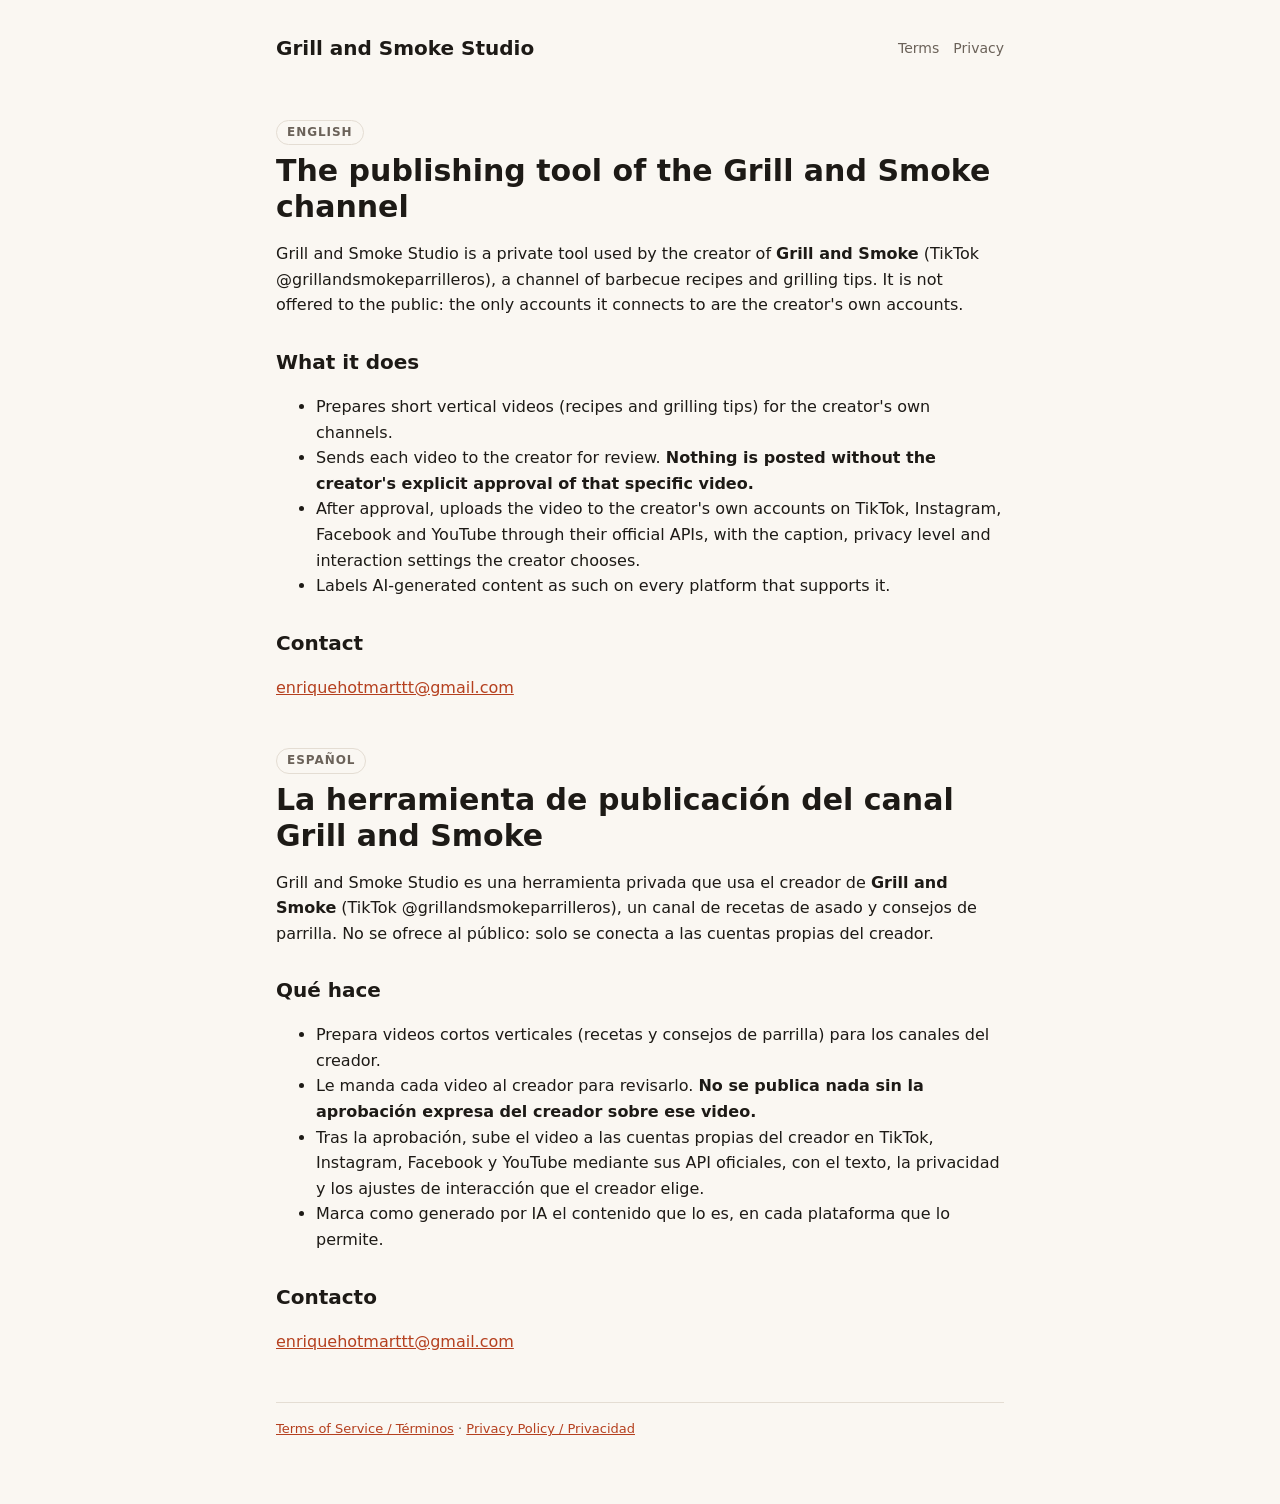
<file: index.html>
<!doctype html>
<html lang="en">
<head>
<meta charset="utf-8">
<meta name="viewport" content="width=device-width, initial-scale=1">
<title>Grill and Smoke Studio</title>
<meta name="description" content="Grill and Smoke Studio: the publishing tool of the Grill and Smoke barbecue channel.">
<link rel="stylesheet" href="estilo.css">
</head>
<body>
<main>
<header>
  <a class="marca" href="./">Grill and Smoke Studio</a>
  <nav><a href="terms.html">Terms</a><a href="privacy.html">Privacy</a></nav>
</header>

<span class="idioma">English</span>
<h1>The publishing tool of the Grill and Smoke channel</h1>
<p>Grill and Smoke Studio is a private tool used by the creator of <strong>Grill and Smoke</strong>
(TikTok @grillandsmokeparrilleros), a channel of barbecue recipes and grilling tips. It is not
offered to the public: the only accounts it connects to are the creator's own accounts.</p>
<h2>What it does</h2>
<ul>
  <li>Prepares short vertical videos (recipes and grilling tips) for the creator's own channels.</li>
  <li>Sends each video to the creator for review. <strong>Nothing is posted without the creator's
      explicit approval of that specific video.</strong></li>
  <li>After approval, uploads the video to the creator's own accounts on TikTok, Instagram,
      Facebook and YouTube through their official APIs, with the caption, privacy level and
      interaction settings the creator chooses.</li>
  <li>Labels AI-generated content as such on every platform that supports it.</li>
</ul>
<h2>Contact</h2>
<p><a href="mailto:enriquehotmarttt@gmail.com">enriquehotmarttt@gmail.com</a></p>

<span class="idioma">Español</span>
<h1>La herramienta de publicación del canal Grill and Smoke</h1>
<p>Grill and Smoke Studio es una herramienta privada que usa el creador de <strong>Grill and Smoke</strong>
(TikTok @grillandsmokeparrilleros), un canal de recetas de asado y consejos de parrilla. No se ofrece
al público: solo se conecta a las cuentas propias del creador.</p>
<h2>Qué hace</h2>
<ul>
  <li>Prepara videos cortos verticales (recetas y consejos de parrilla) para los canales del creador.</li>
  <li>Le manda cada video al creador para revisarlo. <strong>No se publica nada sin la aprobación
      expresa del creador sobre ese video.</strong></li>
  <li>Tras la aprobación, sube el video a las cuentas propias del creador en TikTok, Instagram,
      Facebook y YouTube mediante sus API oficiales, con el texto, la privacidad y los ajustes de
      interacción que el creador elige.</li>
  <li>Marca como generado por IA el contenido que lo es, en cada plataforma que lo permite.</li>
</ul>
<h2>Contacto</h2>
<p><a href="mailto:enriquehotmarttt@gmail.com">enriquehotmarttt@gmail.com</a></p>

<footer><a href="terms.html">Terms of Service / Términos</a> · <a href="privacy.html">Privacy Policy / Privacidad</a></footer>
</main>
</body>
</html>
</file>
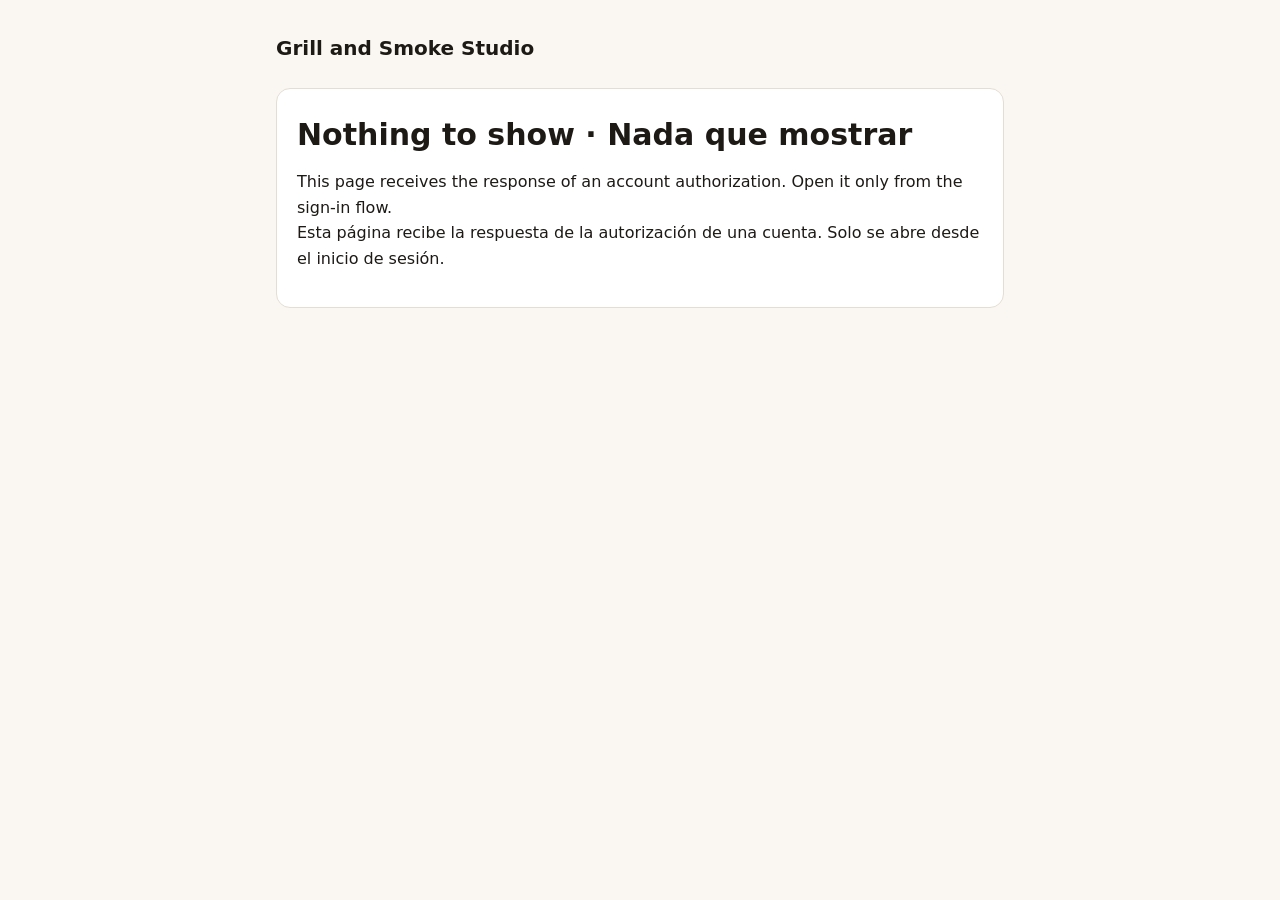
<file: callback.html>
<!doctype html>
<html lang="en">
<head>
<meta charset="utf-8">
<meta name="viewport" content="width=device-width, initial-scale=1">
<meta name="referrer" content="no-referrer">
<meta name="robots" content="noindex">
<title>Authorization</title>
<meta name="description" content="OAuth callback of Grill and Smoke Studio.">
<link rel="stylesheet" href="estilo.css">
<style>
  .codigo{font:600 15px/1.5 ui-monospace,SFMono-Regular,Menlo,monospace;background:var(--fondo);border:1px dashed var(--borde);border-radius:10px;padding:12px;word-break:break-all;user-select:all}
  button{font:600 15px system-ui,sans-serif;border:0;border-radius:10px;padding:10px 18px;background:var(--acento);color:#fff;cursor:pointer;margin-top:12px}
  .error{color:var(--acento);font-weight:700}
  [hidden]{display:none}
</style>
</head>
<body>
<main>
<header><a class="marca" href="./">Grill and Smoke Studio</a></header>

<div class="tarjeta" id="ok" hidden>
  <h1>Authorization received · Autorización recibida</h1>
  <p>Copy this one-time code and paste it into the Grill and Smoke Studio server within a few minutes.
     It is single use and expires quickly. Do not share it.</p>
  <p>Copia este código de un solo uso y pégalo en el servidor de Grill and Smoke Studio en los próximos
     minutos. Solo sirve una vez y caduca pronto. No lo compartas.</p>
  <div class="codigo" id="codigo"></div>
  <button id="copiar" type="button">Copy · Copiar</button>
  <p id="copiado" hidden>Copied · Copiado ✓</p>
  <p style="color:var(--suave);font-size:14px">Server command · Comando en el servidor:<br>
     <code>python3 scripts/publicar.py autorizar <span id="red">tiktok</span></code></p>
</div>

<div class="tarjeta" id="fallo" hidden>
  <h1>Authorization not completed · Autorización no completada</h1>
  <p class="error" id="motivo"></p>
  <p>You can close this page and start the connection again from the server.<br>
     Puedes cerrar esta página y volver a iniciar la conexión desde el servidor.</p>
</div>

<div class="tarjeta" id="vacio" hidden>
  <h1>Nothing to show · Nada que mostrar</h1>
  <p>This page receives the response of an account authorization. Open it only from the sign-in flow.<br>
     Esta página recibe la respuesta de la autorización de una cuenta. Solo se abre desde el inicio de sesión.</p>
</div>
</main>
<script>
// Nothing is sent to any other site from this page: the code is shown so the creator can paste it
// on the server (or handed to post.html on this same domain), and removed from the address bar.
(function () {
  var p = new URLSearchParams(location.search);
  var codigo = p.get("code"), error = p.get("error") || p.get("error_code");
  var estado = p.get("state") || "";
  if (codigo || error) history.replaceState(null, "", location.pathname);
  // TikTok desde la pantalla de publicación (post.html, misma pestaña y mismo dominio):
  // se le devuelve el código a esa pantalla, que lo manda al servidor para canjearlo.
  if (codigo && /^tiktok-demo-/.test(estado)) {
    try {
      sessionStorage.setItem("gs_oauth_tiktok", JSON.stringify({code: codigo, state: estado}));
      document.getElementById("vacio").hidden = false;
      document.getElementById("vacio").innerHTML = "<h1>Authorization received</h1><p>Returning to Grill and Smoke Studio…</p>";
      location.replace("post.html");
      return;
    } catch (e) { /* sin sessionStorage: se muestra el código para pegarlo */ }
  }
  var red = /^(tiktok|youtube|instagram|facebook)\b/.exec(estado);
  if (red) document.getElementById("red").textContent = red[1];
  if (error) {
    document.getElementById("motivo").textContent =
      error + (p.get("error_description") ? ": " + p.get("error_description") : "");
    document.getElementById("fallo").hidden = false;
  } else if (codigo) {
    document.getElementById("codigo").textContent = estado ? codigo + " " + estado : codigo;
    document.getElementById("ok").hidden = false;
    document.getElementById("copiar").onclick = function () {
      var texto = document.getElementById("codigo").textContent;
      navigator.clipboard.writeText(texto).then(function () {
        document.getElementById("copiado").hidden = false;
      });
    };
  } else {
    document.getElementById("vacio").hidden = false;
  }
})();
</script>
</body>
</html>
</file>
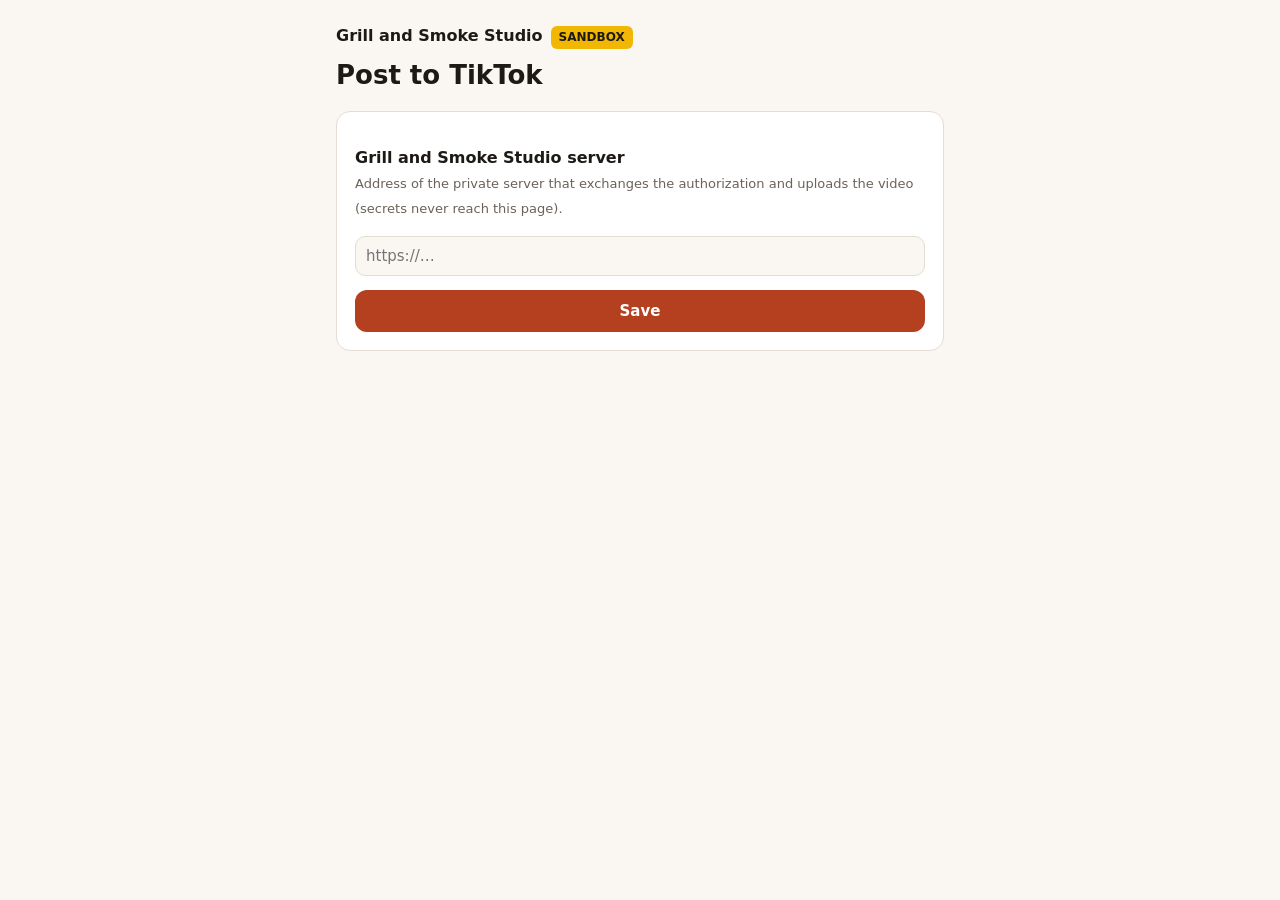
<file: post.html>
<!doctype html>
<html lang="en">
<head>
<meta charset="utf-8">
<meta name="viewport" content="width=device-width, initial-scale=1">
<meta name="robots" content="noindex">
<title>Grill and Smoke Studio · Post to TikTok</title>
<style>
  :root{--fondo:#faf7f2;--texto:#1d1a16;--suave:#6b6259;--acento:#b5401f;--borde:#e4ddd3;--tarjeta:#fff}
  @media (prefers-color-scheme:dark){:root{--fondo:#161412;--texto:#f1ece6;--suave:#a89f95;--acento:#ff7a4d;--borde:#332e29;--tarjeta:#1f1c19}}
  *{box-sizing:border-box}
  body{margin:0;background:var(--fondo);color:var(--texto);font:16px/1.55 system-ui,-apple-system,"Segoe UI",Roboto,sans-serif}
  main{max-width:640px;margin:0 auto;padding:24px 16px 60px}
  h1{font-size:26px;margin:6px 0 16px}
  .marca{font-weight:800}
  .sandbox{display:inline-block;background:#f2b705;color:#1d1a16;font-weight:800;font-size:12px;border-radius:6px;padding:2px 8px;margin-left:8px}
  .tarjeta{background:var(--tarjeta);border:1px solid var(--borde);border-radius:14px;padding:18px;margin-bottom:14px}
  .cuenta{display:flex;align-items:center;gap:12px}
  .cuenta img{width:48px;height:48px;border-radius:50%;object-fit:cover;background:var(--borde)}
  .cuenta small{display:block;color:var(--suave)}
  label.campo{display:block;font-weight:700;margin:16px 0 6px}
  textarea,select,input[type=text]{width:100%;font:15px system-ui,sans-serif;border:1px solid var(--borde);border-radius:10px;padding:10px;background:var(--fondo);color:var(--texto)}
  textarea{min-height:90px}
  .fila{display:flex;justify-content:space-between;align-items:center;gap:12px;padding:10px 0;border-bottom:1px solid var(--borde)}
  .fila:last-child{border-bottom:0}
  .nota{font-size:13px;color:var(--suave)}
  .apagada{opacity:.5}
  input[type=checkbox]{width:22px;height:22px;accent-color:var(--acento)}
  .opciones{display:none;margin:6px 0 0 4px}.opciones.visible{display:block}
  .opciones label{display:block;margin:6px 0}
  .alerta{color:var(--acento);font-size:14px;font-weight:600;min-height:1em}
  button{font:700 15px system-ui,sans-serif;border:0;border-radius:12px;padding:12px 16px;background:var(--acento);color:#fff;cursor:pointer}
  button.secundario{background:transparent;color:var(--acento);border:1px solid var(--acento)}
  button:disabled{opacity:.4;cursor:not-allowed}
  .ancho{width:100%;margin-top:14px}
  video{width:100%;max-height:420px;border-radius:12px;background:#000;margin-top:8px}
  [hidden]{display:none!important}
</style>
</head>
<body>
<main>
<div><a class="marca" href="./" style="color:inherit;text-decoration:none">Grill and Smoke Studio</a><span class="sandbox">SANDBOX</span></div>
<h1>Post to TikTok</h1>

<div class="tarjeta" id="servidor" hidden>
  <p><strong>Grill and Smoke Studio server</strong><br><span class="nota">Address of the private server that
  exchanges the authorization and uploads the video (secrets never reach this page).</span></p>
  <input type="text" id="api" placeholder="https://…">
  <button class="ancho" id="btn_api">Save</button>
</div>

<div class="tarjeta" id="conectar" hidden>
  <p><strong>Connect your TikTok account</strong><br><span class="nota">You will sign in on TikTok and authorize
  Grill and Smoke Studio to post the videos you choose.</span></p>
  <button id="btn_conectar">Continue with TikTok</button>
  <div class="alerta" id="alerta_conectar"></div>
</div>

<div id="publicar" hidden>
  <div class="tarjeta">
    <div class="cuenta"><img id="avatar" alt=""><div><strong id="apodo"></strong><small>Posting to this TikTok account</small></div></div>
  </div>
  <div class="tarjeta">
    <label class="campo" for="video">Video</label>
    <select id="video"><option value="" selected disabled>Choose a video</option></select>
    <video id="vista" controls playsinline hidden></video>
    <div class="alerta" id="alerta_video"></div>

    <label class="campo" for="titulo">Caption</label>
    <textarea id="titulo" maxlength="2200"></textarea>
    <div class="nota" style="text-align:right"><span id="cuenta_titulo">0</span>/2200</div>

    <label class="campo" for="privacidad">Who can view this video</label>
    <select id="privacidad"><option value="" selected disabled>Select privacy level</option></select>
    <div class="alerta" id="alerta_privacidad"></div>

    <label class="campo">Allow users to</label>
    <div class="fila" id="fila_comment"><span>Comment</span><input type="checkbox" id="comment"></div>
    <div class="fila" id="fila_duet"><span>Duet</span><input type="checkbox" id="duet"></div>
    <div class="fila" id="fila_stitch"><span>Stitch</span><input type="checkbox" id="stitch"></div>

    <label class="campo">Content disclosure</label>
    <div class="fila"><span>AI-generated content<br><span class="nota">Adds TikTok's "AI-generated" label.</span></span><input type="checkbox" id="ia" checked></div>
    <div class="fila"><span>Disclose video content<br><span class="nota">Turn on to disclose that this video promotes goods or services in exchange for something of value.</span></span><input type="checkbox" id="divulgar"></div>
    <div class="opciones" id="opciones_divulgar">
      <label><input type="checkbox" id="propia"> <strong>Your brand</strong> — You are promoting yourself or your own business.</label>
      <label><input type="checkbox" id="tercero"> <strong>Branded content</strong> — You are promoting another brand or a third party.</label>
      <div class="nota" id="etiqueta"></div>
      <div class="alerta" id="alerta_divulgar"></div>
    </div>

    <p class="nota" id="consentimiento"></p>
    <button class="ancho" id="btn_publicar" disabled>Post</button>
    <div class="alerta" id="estado" style="margin-top:12px"></div>
  </div>
</div>
<div class="alerta" id="alerta_general"></div>
</main>
<script>
var $ = function (id) { return document.getElementById(id); };
var NOMBRES = {PUBLIC_TO_EVERYONE: "Everyone", MUTUAL_FOLLOW_FRIENDS: "Friends", FOLLOWER_OF_CREATOR: "Followers", SELF_ONLY: "Only me"};
var creador = null, duracionOk = false;
// Servidor privado de Grill and Smoke Studio: ?api=… una vez (se recuerda en este navegador).
var API = "";
try {
  var q = new URLSearchParams(location.search).get("api");
  if (q) { localStorage.setItem("gs_api", q.replace(/\/$/, "")); history.replaceState(null, "", location.pathname); }
  API = localStorage.getItem("gs_api") || "";
} catch (e) {}
function post(ruta, cuerpo) {
  return fetch(API + ruta, {method: "POST", headers: {"Content-Type": "application/json"}, body: JSON.stringify(cuerpo || {})})
    .then(function (r) { return r.json(); });
}
function cargar() {
  if (!API) { $("servidor").hidden = false; return; }
  $("servidor").hidden = true;
  // ¿Volvemos de la autorización? callback.html dejó el código en esta pestaña.
  var pendiente = null;
  try { pendiente = JSON.parse(sessionStorage.getItem("gs_oauth_tiktok") || "null"); sessionStorage.removeItem("gs_oauth_tiktok"); } catch (e) {}
  if (pendiente) {
    $("alerta_general").textContent = "Connecting your account…";
    post("/api/tiktok/canjear", {pegado: pendiente.code + " " + pendiente.state}).then(function (r) {
      $("alerta_general").textContent = r.ok ? "" : r.error; estado(); });
    return;
  }
  estado();
}
function estado() {
  fetch(API + "/api/tiktok/estado").then(function (r) { return r.json(); }).then(function (e) {
    if (!e.credenciales) { $("alerta_general").textContent = "Missing Sandbox client key/secret on the server."; return; }
    if (!e.conectado || e.error) { $("conectar").hidden = false; $("publicar").hidden = true;
      if (e.error) $("alerta_conectar").textContent = e.error; return; }
    creador = e.creador; $("conectar").hidden = true; $("publicar").hidden = false;
    $("apodo").textContent = creador.creator_nickname + (creador.creator_username ? " (@" + creador.creator_username + ")" : "");
    if (creador.creator_avatar_url) $("avatar").src = creador.creator_avatar_url;
    var sel = $("privacidad"); sel.length = 1;
    (creador.privacy_level_options || []).forEach(function (op) {
      var o = document.createElement("option"); o.value = op; o.textContent = NOMBRES[op] || op; sel.appendChild(o); });
    [["comment", "comment_disabled"], ["duet", "duet_disabled"], ["stitch", "stitch_disabled"]].forEach(function (t) {
      if (creador[t[1]]) { $(t[0]).disabled = true; $(t[0]).checked = false; $("fila_" + t[0]).classList.add("apagada");
        $("fila_" + t[0]).querySelector("span").insertAdjacentHTML("beforeend", '<br><span class="nota">Turned off in your TikTok settings</span>'); } });
    var v = $("video"); v.length = 1;
    e.videos.forEach(function (n) { var o = document.createElement("option"); o.value = n; o.textContent = n; v.appendChild(o); });
    revisar();
  }).catch(function () { $("alerta_general").textContent = "Cannot reach the server."; $("servidor").hidden = false; });
}
$("btn_conectar").onclick = function () {
  post("/api/tiktok/url").then(function (r) { if (r.url) location.href = r.url; else $("alerta_conectar").textContent = r.error; })
    .catch(function () { $("alerta_conectar").textContent = "Cannot reach the server."; });
};
$("btn_api").onclick = function () {
  try { localStorage.setItem("gs_api", $("api").value.trim().replace(/\/$/, "")); } catch (e) {}
  API = $("api").value.trim().replace(/\/$/, ""); cargar();
};
$("video").onchange = function () {
  var v = $("vista"); v.src = API + "/final/" + encodeURIComponent(this.value); v.hidden = false;
  v.onloadedmetadata = function () {
    duracionOk = !creador.max_video_post_duration_sec || v.duration <= creador.max_video_post_duration_sec;
    $("alerta_video").textContent = duracionOk ? "" : "This video is longer than the maximum allowed for this account (" + creador.max_video_post_duration_sec + " s).";
    revisar(); };
};
function revisar() {
  $("cuenta_titulo").textContent = $("titulo").value.length;
  var d = $("divulgar").checked, p = $("propia").checked, t = $("tercero").checked;
  $("opciones_divulgar").classList.toggle("visible", d);
  var solo = $("privacidad").querySelector('option[value="SELF_ONLY"]');
  if (solo) { solo.disabled = d && t; if (solo.disabled && $("privacidad").value === "SELF_ONLY") $("privacidad").value = ""; }
  $("alerta_privacidad").textContent = d && t ? "Branded content visibility cannot be set to private." : "";
  $("etiqueta").textContent = d && (p || t) ? (t ? 'Your video will be labeled "Paid partnership"' : 'Your video will be labeled "Promotional content"') : "";
  $("alerta_divulgar").textContent = d && !p && !t ? "You need to indicate if your content promotes yourself, a third party, or both." : "";
  $("consentimiento").innerHTML = 'By posting, you agree to TikTok\'s <a href="https://www.tiktok.com/legal/page/global/music-usage-confirmation/en" target="_blank" rel="noopener">Music Usage Confirmation</a>' +
    (t ? ' and TikTok\'s <a href="https://www.tiktok.com/legal/page/global/bc-policy/en" target="_blank" rel="noopener">Branded Content Policy</a>' : "") + ".";
  $("btn_publicar").disabled = !($("video").value && duracionOk && $("privacidad").value && (!d || p || t));
}
["titulo", "privacidad", "divulgar", "propia", "tercero", "comment", "duet", "stitch", "ia"].forEach(function (id) {
  $(id).addEventListener("input", revisar); $(id).addEventListener("change", revisar); });
$("btn_publicar").onclick = function () {
  var d = $("divulgar").checked;
  this.disabled = true; $("estado").textContent = "Uploading to TikTok…";
  post("/api/tiktok/publicar", {video: $("video").value, title: $("titulo").value, privacy_level: $("privacidad").value,
    disable_comment: !$("comment").checked, disable_duet: !$("duet").checked, disable_stitch: !$("stitch").checked,
    is_aigc: $("ia").checked, brand_content_toggle: d && $("tercero").checked, brand_organic_toggle: d && $("propia").checked})
    .then(function (r) {
      $("estado").textContent = r.ok ? "Posted. Your video is being processed by TikTok and may take a few minutes to appear on your profile."
        : "Could not post: " + r.error;
      if (!r.ok) revisar();
    });
};
cargar();
</script>
</body>
</html>
</file>
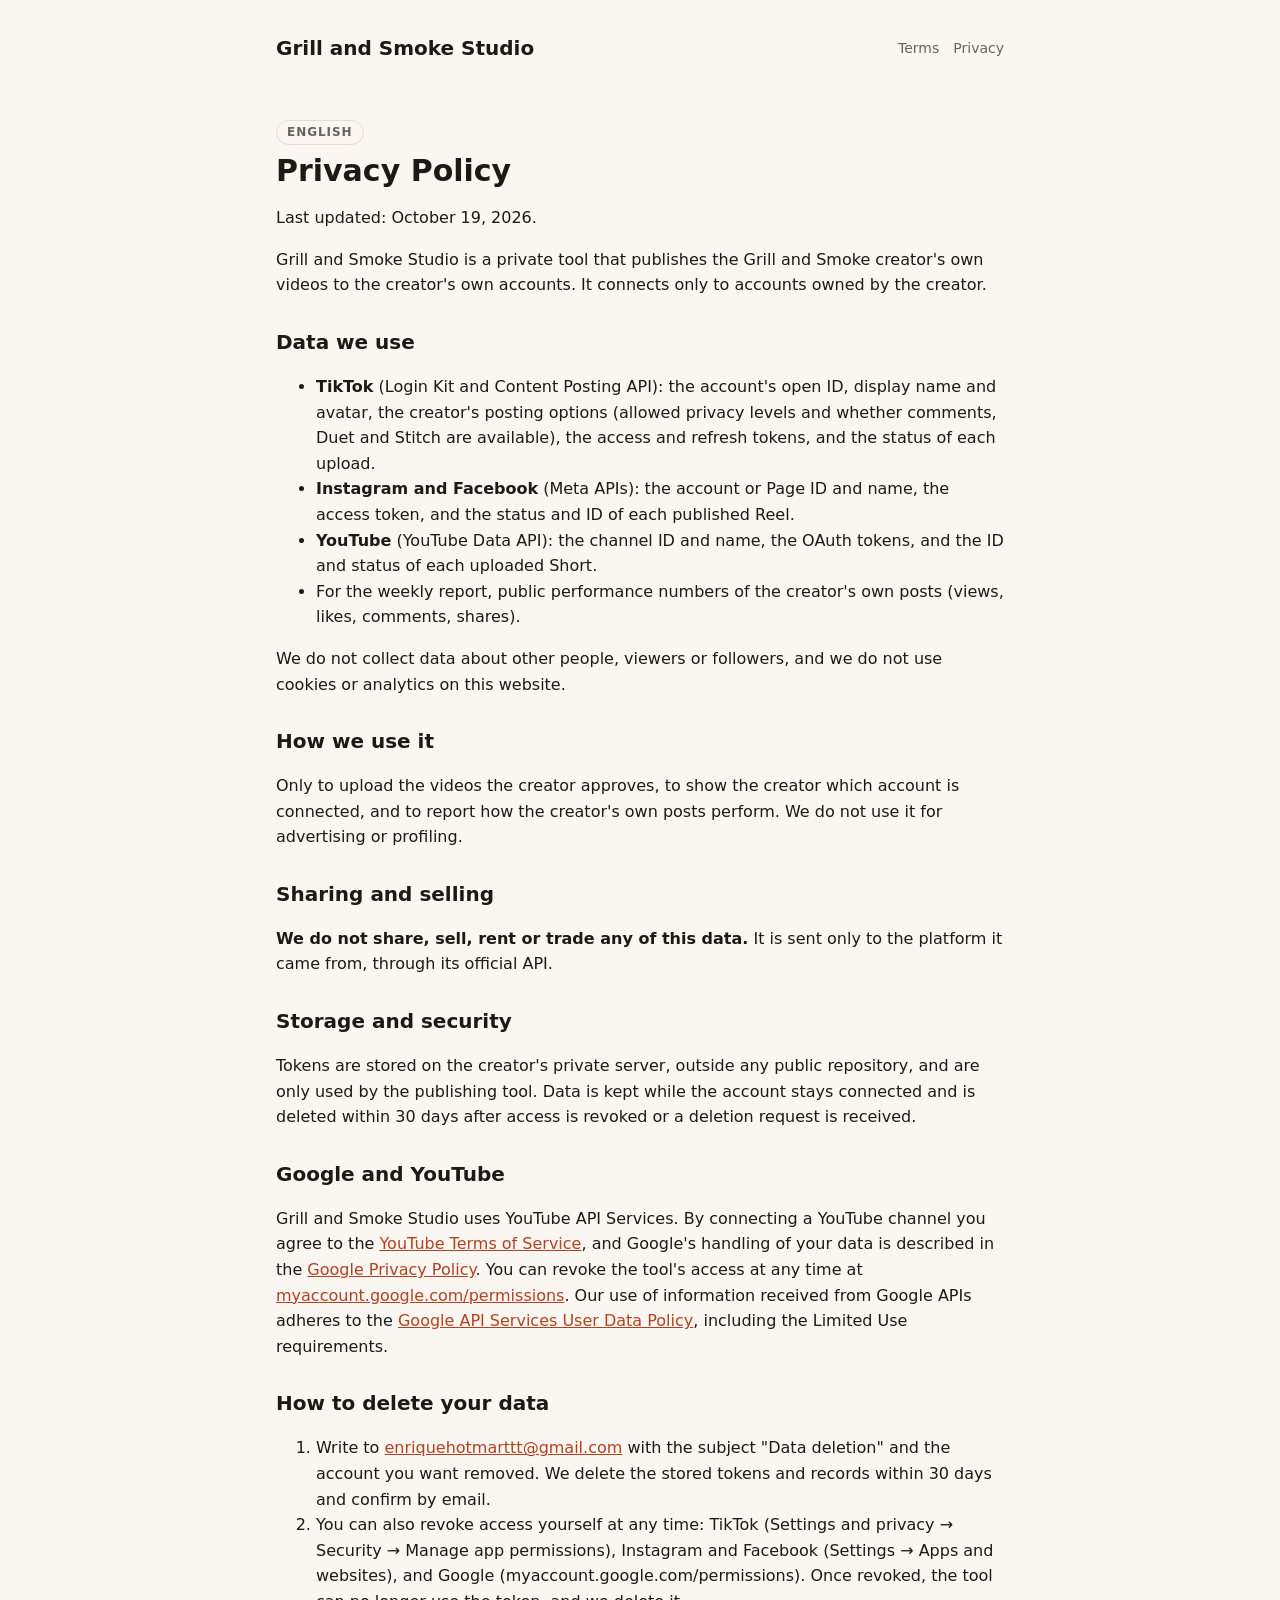
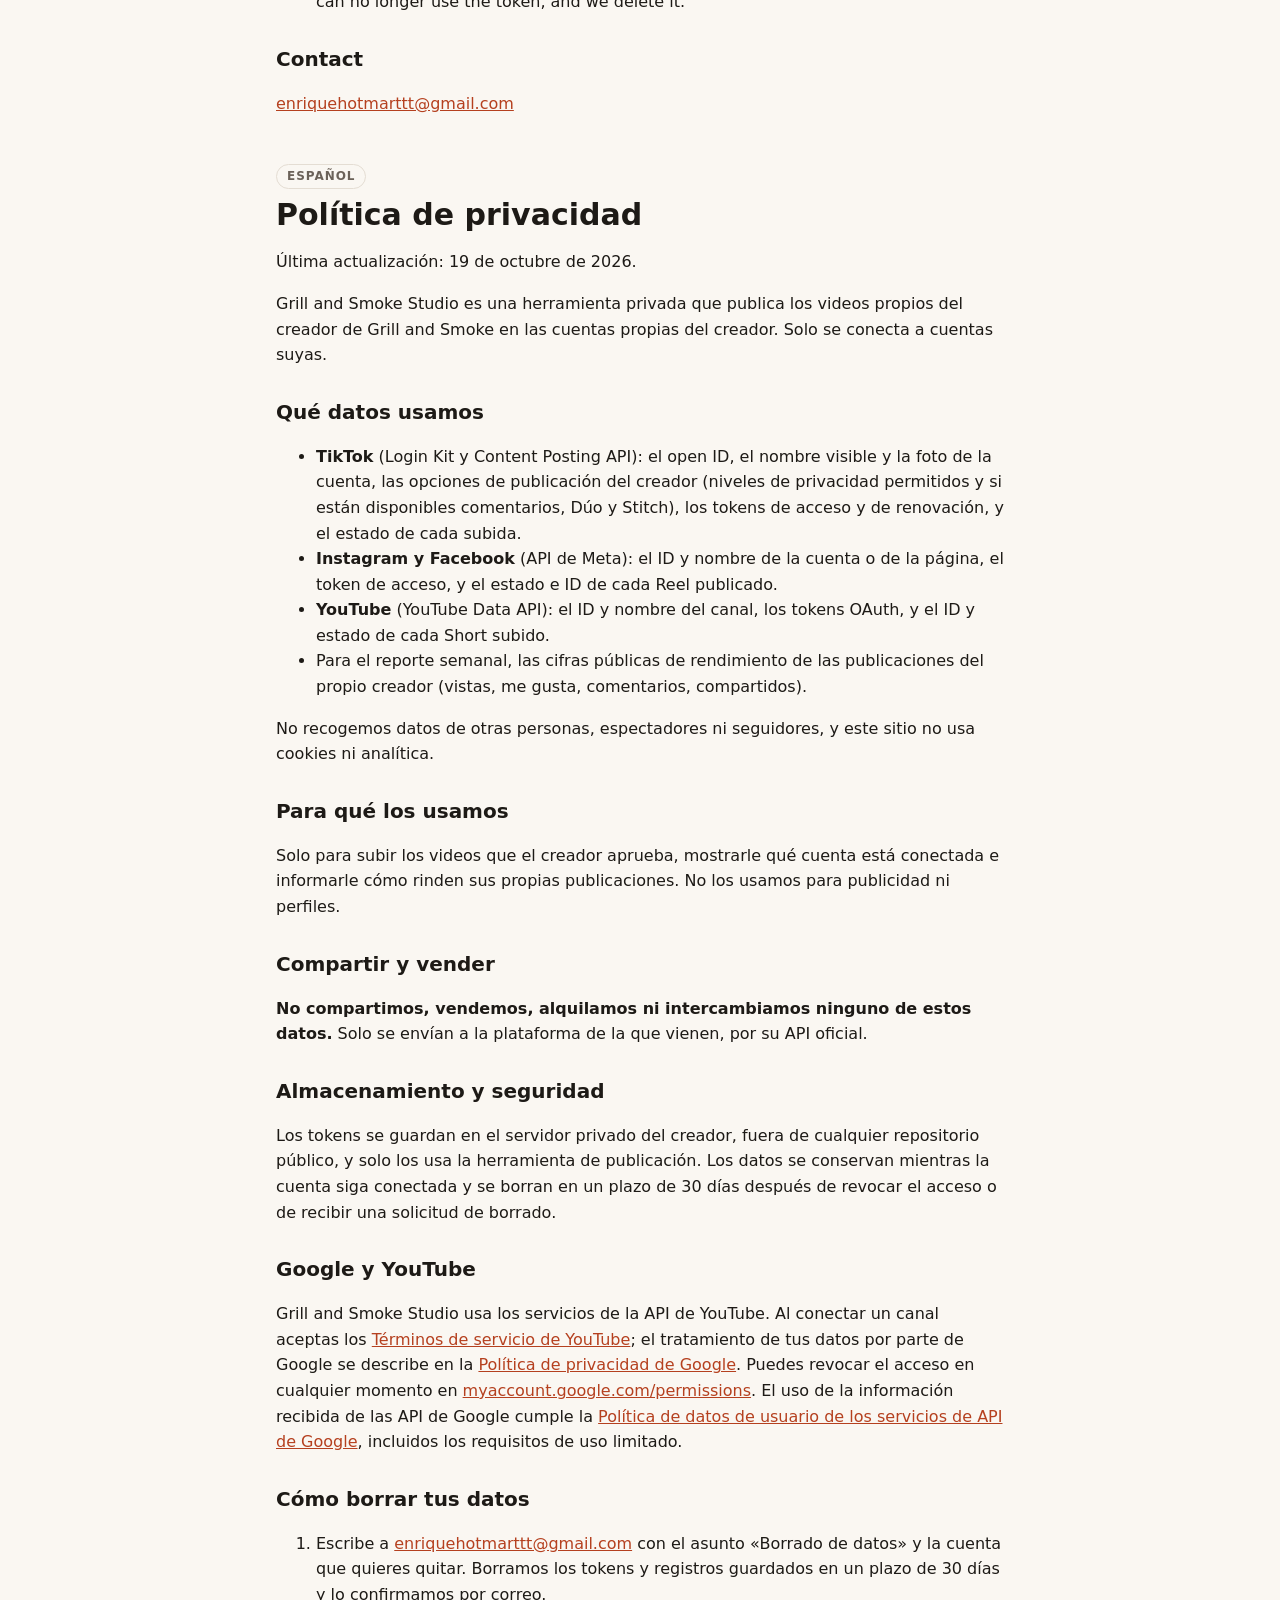
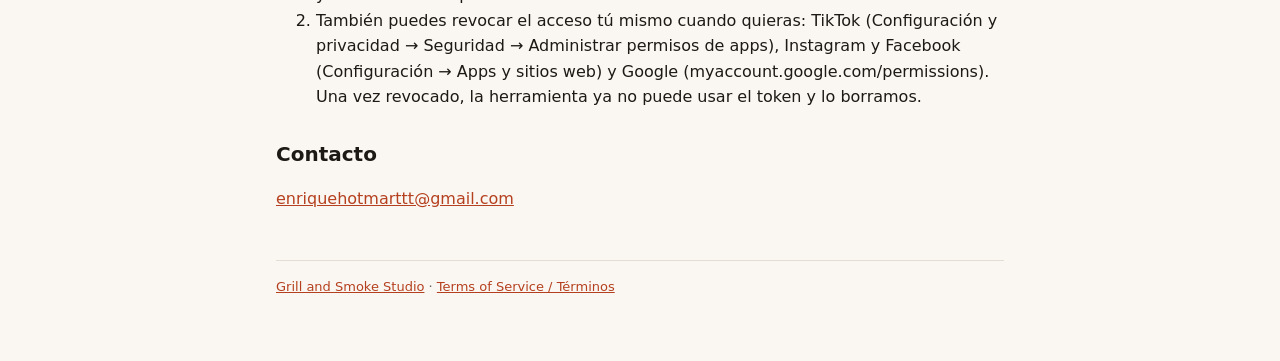
<file: privacy.html>
<!doctype html>
<html lang="en">
<head>
<meta charset="utf-8">
<meta name="viewport" content="width=device-width, initial-scale=1">
<title>Privacy Policy</title>
<meta name="description" content="Privacy Policy of Grill and Smoke Studio: what data from TikTok, Meta and YouTube it uses and how to delete it.">
<link rel="stylesheet" href="estilo.css">
</head>
<body>
<main>
<header>
  <a class="marca" href="./">Grill and Smoke Studio</a>
  <nav><a href="terms.html">Terms</a><a href="privacy.html">Privacy</a></nav>
</header>

<span class="idioma">English</span>
<h1>Privacy Policy</h1>
<p>Last updated: October 19, 2026.</p>
<p>Grill and Smoke Studio is a private tool that publishes the Grill and Smoke creator's own videos to
the creator's own accounts. It connects only to accounts owned by the creator.</p>

<h2>Data we use</h2>
<ul>
  <li><strong>TikTok</strong> (Login Kit and Content Posting API): the account's open ID, display name and
      avatar, the creator's posting options (allowed privacy levels and whether comments, Duet and Stitch
      are available), the access and refresh tokens, and the status of each upload.</li>
  <li><strong>Instagram and Facebook</strong> (Meta APIs): the account or Page ID and name, the access
      token, and the status and ID of each published Reel.</li>
  <li><strong>YouTube</strong> (YouTube Data API): the channel ID and name, the OAuth tokens, and the ID
      and status of each uploaded Short.</li>
  <li>For the weekly report, public performance numbers of the creator's own posts (views, likes,
      comments, shares).</li>
</ul>
<p>We do not collect data about other people, viewers or followers, and we do not use cookies or
analytics on this website.</p>

<h2>How we use it</h2>
<p>Only to upload the videos the creator approves, to show the creator which account is connected,
and to report how the creator's own posts perform. We do not use it for advertising or profiling.</p>

<h2>Sharing and selling</h2>
<p><strong>We do not share, sell, rent or trade any of this data.</strong> It is sent only to the
platform it came from, through its official API.</p>

<h2>Storage and security</h2>
<p>Tokens are stored on the creator's private server, outside any public repository, and are only
used by the publishing tool. Data is kept while the account stays connected and is deleted within
30 days after access is revoked or a deletion request is received.</p>

<h2>Google and YouTube</h2>
<p>Grill and Smoke Studio uses YouTube API Services. By connecting a YouTube channel you agree to the
<a href="https://www.youtube.com/t/terms">YouTube Terms of Service</a>, and Google's handling of your data
is described in the <a href="https://policies.google.com/privacy">Google Privacy Policy</a>. You can
revoke the tool's access at any time at
<a href="https://myaccount.google.com/permissions">myaccount.google.com/permissions</a>. Our use of
information received from Google APIs adheres to the
<a href="https://developers.google.com/terms/api-services-user-data-policy">Google API Services User Data
Policy</a>, including the Limited Use requirements.</p>

<h2>How to delete your data</h2>
<ol>
  <li>Write to <a href="mailto:enriquehotmarttt@gmail.com?subject=Data%20deletion">enriquehotmarttt@gmail.com</a>
      with the subject "Data deletion" and the account you want removed. We delete the stored tokens and
      records within 30 days and confirm by email.</li>
  <li>You can also revoke access yourself at any time: TikTok (Settings and privacy → Security →
      Manage app permissions), Instagram and Facebook (Settings → Apps and websites), and Google
      (myaccount.google.com/permissions). Once revoked, the tool can no longer use the token, and we
      delete it.</li>
</ol>

<h2>Contact</h2>
<p><a href="mailto:enriquehotmarttt@gmail.com">enriquehotmarttt@gmail.com</a></p>

<span class="idioma">Español</span>
<h1>Política de privacidad</h1>
<p>Última actualización: 19 de octubre de 2026.</p>
<p>Grill and Smoke Studio es una herramienta privada que publica los videos propios del creador de Grill
and Smoke en las cuentas propias del creador. Solo se conecta a cuentas suyas.</p>

<h2>Qué datos usamos</h2>
<ul>
  <li><strong>TikTok</strong> (Login Kit y Content Posting API): el open ID, el nombre visible y la foto
      de la cuenta, las opciones de publicación del creador (niveles de privacidad permitidos y si están
      disponibles comentarios, Dúo y Stitch), los tokens de acceso y de renovación, y el estado de cada subida.</li>
  <li><strong>Instagram y Facebook</strong> (API de Meta): el ID y nombre de la cuenta o de la página, el
      token de acceso, y el estado e ID de cada Reel publicado.</li>
  <li><strong>YouTube</strong> (YouTube Data API): el ID y nombre del canal, los tokens OAuth, y el ID y
      estado de cada Short subido.</li>
  <li>Para el reporte semanal, las cifras públicas de rendimiento de las publicaciones del propio creador
      (vistas, me gusta, comentarios, compartidos).</li>
</ul>
<p>No recogemos datos de otras personas, espectadores ni seguidores, y este sitio no usa cookies ni analítica.</p>

<h2>Para qué los usamos</h2>
<p>Solo para subir los videos que el creador aprueba, mostrarle qué cuenta está conectada e informarle
cómo rinden sus propias publicaciones. No los usamos para publicidad ni perfiles.</p>

<h2>Compartir y vender</h2>
<p><strong>No compartimos, vendemos, alquilamos ni intercambiamos ninguno de estos datos.</strong> Solo
se envían a la plataforma de la que vienen, por su API oficial.</p>

<h2>Almacenamiento y seguridad</h2>
<p>Los tokens se guardan en el servidor privado del creador, fuera de cualquier repositorio público, y
solo los usa la herramienta de publicación. Los datos se conservan mientras la cuenta siga conectada y
se borran en un plazo de 30 días después de revocar el acceso o de recibir una solicitud de borrado.</p>

<h2>Google y YouTube</h2>
<p>Grill and Smoke Studio usa los servicios de la API de YouTube. Al conectar un canal aceptas los
<a href="https://www.youtube.com/t/terms">Términos de servicio de YouTube</a>; el tratamiento de tus datos
por parte de Google se describe en la <a href="https://policies.google.com/privacy">Política de privacidad
de Google</a>. Puedes revocar el acceso en cualquier momento en
<a href="https://myaccount.google.com/permissions">myaccount.google.com/permissions</a>. El uso de la
información recibida de las API de Google cumple la
<a href="https://developers.google.com/terms/api-services-user-data-policy">Política de datos de usuario de
los servicios de API de Google</a>, incluidos los requisitos de uso limitado.</p>

<h2>Cómo borrar tus datos</h2>
<ol>
  <li>Escribe a <a href="mailto:enriquehotmarttt@gmail.com?subject=Borrado%20de%20datos">enriquehotmarttt@gmail.com</a>
      con el asunto «Borrado de datos» y la cuenta que quieres quitar. Borramos los tokens y registros
      guardados en un plazo de 30 días y lo confirmamos por correo.</li>
  <li>También puedes revocar el acceso tú mismo cuando quieras: TikTok (Configuración y privacidad →
      Seguridad → Administrar permisos de apps), Instagram y Facebook (Configuración → Apps y sitios web) y
      Google (myaccount.google.com/permissions). Una vez revocado, la herramienta ya no puede usar el
      token y lo borramos.</li>
</ol>

<h2>Contacto</h2>
<p><a href="mailto:enriquehotmarttt@gmail.com">enriquehotmarttt@gmail.com</a></p>

<footer><a href="./">Grill and Smoke Studio</a> · <a href="terms.html">Terms of Service / Términos</a></footer>
</main>
</body>
</html>
</file>
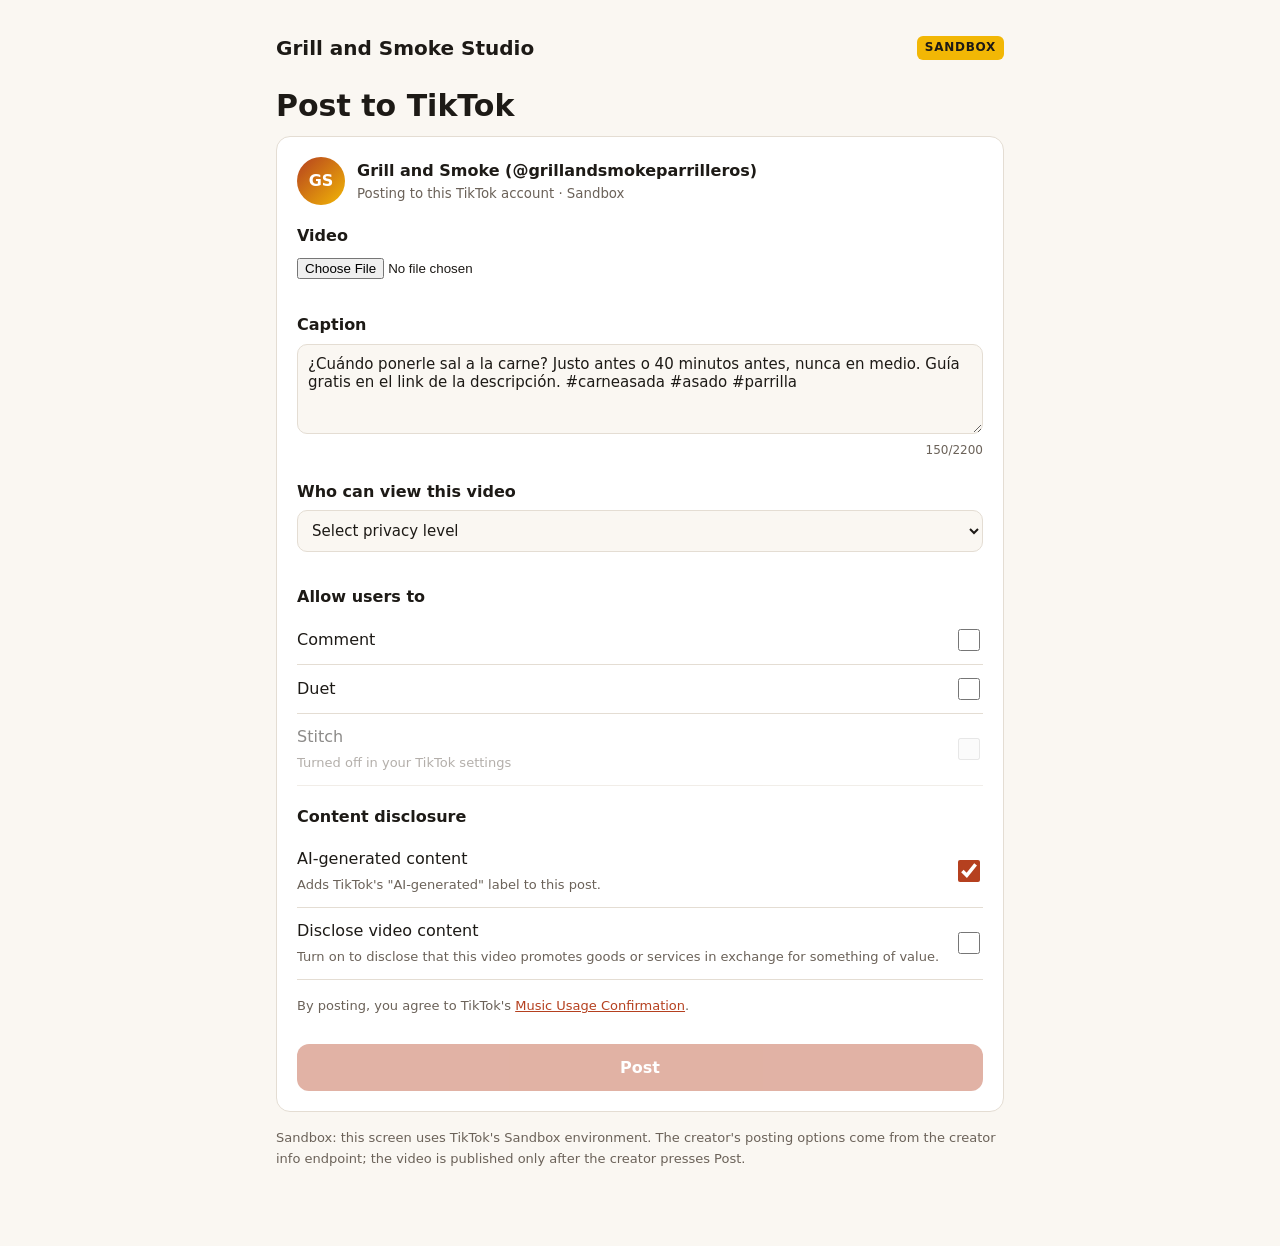
<file: publicar.html>
<!doctype html>
<html lang="en">
<head>
<meta charset="utf-8">
<meta name="viewport" content="width=device-width, initial-scale=1">
<meta name="robots" content="noindex">
<title>Post to TikTok</title>
<meta name="description" content="Grill and Smoke Studio posting screen (Sandbox).">
<link rel="stylesheet" href="estilo.css">
<style>
  .sandbox{display:inline-block;background:#f2b705;color:#1d1a16;font-weight:800;font-size:12px;letter-spacing:.06em;border-radius:6px;padding:2px 8px;margin-left:8px;vertical-align:middle}
  .cuenta{display:flex;align-items:center;gap:12px;margin-bottom:16px}
  .avatar{width:48px;height:48px;border-radius:50%;background:linear-gradient(135deg,#b5401f,#f2b705);display:grid;place-items:center;color:#fff;font-weight:800}
  .cuenta small{color:var(--suave);display:block}
  label.campo{display:block;font-weight:700;margin:18px 0 6px}
  textarea,select{width:100%;font:15px system-ui,sans-serif;border:1px solid var(--borde);border-radius:10px;padding:10px;background:var(--fondo);color:var(--texto)}
  textarea{min-height:90px;resize:vertical}
  .contador{font-size:12px;color:var(--suave);text-align:right}
  .fila{display:flex;justify-content:space-between;align-items:center;gap:12px;padding:10px 0;border-bottom:1px solid var(--borde)}
  .fila:last-child{border-bottom:0}
  .fila .nota{font-size:13px;color:var(--suave)}
  .fila.apagada{opacity:.5}
  input[type=checkbox]{width:22px;height:22px;accent-color:var(--acento)}
  .opciones{margin:8px 0 0 4px;display:none}
  .opciones.visible{display:block}
  .opciones label{display:block;margin:6px 0}
  .aviso{font-size:13px;color:var(--suave);margin-top:16px}
  .etiqueta{display:inline-block;font-size:12px;border:1px solid var(--borde);border-radius:999px;padding:1px 8px;margin-top:6px}
  .alerta{color:var(--acento);font-size:14px;font-weight:600;min-height:1em}
  button.publicar{width:100%;font:700 16px system-ui,sans-serif;border:0;border-radius:12px;padding:14px;background:var(--acento);color:#fff;cursor:pointer;margin-top:14px}
  button.publicar:disabled{opacity:.4;cursor:not-allowed}
  video{width:100%;max-height:420px;border-radius:12px;background:#000;margin-top:8px}
  .estado{margin-top:16px}
</style>
</head>
<body>
<main>
<header><a class="marca" href="./">Grill and Smoke Studio</a><span class="sandbox">SANDBOX</span></header>
<h1>Post to TikTok</h1>

<div class="tarjeta">
  <div class="cuenta">
    <div class="avatar" id="avatar">GS</div>
    <div><strong id="apodo">Grill and Smoke</strong><small>Posting to this TikTok account · Sandbox</small></div>
  </div>

  <label class="campo" for="archivo">Video</label>
  <input type="file" id="archivo" accept="video/mp4,video/quicktime">
  <video id="vista" controls playsinline hidden></video>
  <div class="alerta" id="alerta_video"></div>

  <label class="campo" for="titulo">Caption</label>
  <textarea id="titulo" maxlength="2200">¿Cuándo ponerle sal a la carne? Justo antes o 40 minutos antes, nunca en medio. Guía gratis en el link de la descripción. #carneasada #asado #parrilla</textarea>
  <div class="contador"><span id="cuenta_titulo">0</span>/2200</div>

  <label class="campo" for="privacidad">Who can view this video</label>
  <select id="privacidad">
    <option value="" selected disabled>Select privacy level</option>
  </select>
  <div class="alerta" id="alerta_privacidad"></div>

  <label class="campo">Allow users to</label>
  <div class="fila" id="fila_comentarios"><span>Comment</span><input type="checkbox" id="comentarios"></div>
  <div class="fila" id="fila_duet"><span>Duet</span><input type="checkbox" id="duet"></div>
  <div class="fila" id="fila_stitch"><span>Stitch</span><input type="checkbox" id="stitch"></div>

  <label class="campo">Content disclosure</label>
  <div class="fila">
    <span>AI-generated content<br><span class="nota">Adds TikTok's "AI-generated" label to this post.</span></span>
    <input type="checkbox" id="ia" checked>
  </div>
  <div class="fila">
    <span>Disclose video content<br><span class="nota">Turn on to disclose that this video promotes goods or services in exchange for something of value.</span></span>
    <input type="checkbox" id="divulgar">
  </div>
  <div class="opciones" id="opciones_divulgar">
    <label><input type="checkbox" id="marca_propia"> <strong>Your brand</strong> — You are promoting yourself or your own business.</label>
    <label><input type="checkbox" id="marca_tercero"> <strong>Branded content</strong> — You are promoting another brand or a third party.</label>
    <span class="etiqueta" id="etiqueta_divulgar" hidden></span>
    <div class="alerta" id="alerta_divulgar"></div>
  </div>

  <p class="aviso" id="consentimiento">By posting, you agree to TikTok's
    <a href="https://www.tiktok.com/legal/page/global/music-usage-confirmation/en" target="_blank" rel="noopener">Music Usage Confirmation</a>.</p>

  <button class="publicar" id="publicar" disabled>Post</button>
  <div class="estado tarjeta" id="estado" hidden></div>
</div>
<p class="aviso">Sandbox: this screen uses TikTok's Sandbox environment. The creator's posting options
come from the creator info endpoint; the video is published only after the creator presses Post.</p>
</main>
<script>
// Sandbox: creator_info as returned by /v2/post/publish/creator_info/query/ for a test account.
var CREADOR = {
  creator_nickname: "Grill and Smoke",
  creator_username: "grillandsmokeparrilleros",
  privacy_level_options: ["PUBLIC_TO_EVERYONE", "MUTUAL_FOLLOW_FRIENDS", "FOLLOWER_OF_CREATOR", "SELF_ONLY"],
  comment_disabled: false, duet_disabled: false, stitch_disabled: true,
  max_video_post_duration_sec: 600
};
var NOMBRES = {PUBLIC_TO_EVERYONE: "Everyone", MUTUAL_FOLLOW_FRIENDS: "Friends",
               FOLLOWER_OF_CREATOR: "Followers", SELF_ONLY: "Only me"};
var $ = function (id) { return document.getElementById(id); };

$("apodo").textContent = CREADOR.creator_nickname + " (@" + CREADOR.creator_username + ")";
CREADOR.privacy_level_options.forEach(function (op) {
  var o = document.createElement("option"); o.value = op; o.textContent = NOMBRES[op] || op;
  $("privacidad").appendChild(o);
});
[["comentarios", "comment_disabled", "fila_comentarios"], ["duet", "duet_disabled", "fila_duet"],
 ["stitch", "stitch_disabled", "fila_stitch"]].forEach(function (t) {
  if (CREADOR[t[1]]) {
    $(t[0]).disabled = true; $(t[2]).classList.add("apagada");
    $(t[2]).querySelector("span").insertAdjacentHTML("beforeend",
      '<br><span class="nota">Turned off in your TikTok settings</span>');
  }
});

var duracionOk = false;
$("archivo").onchange = function () {
  var f = this.files[0]; if (!f) return;
  var v = $("vista"); v.src = URL.createObjectURL(f); v.hidden = false;
  v.onloadedmetadata = function () {
    duracionOk = v.duration <= CREADOR.max_video_post_duration_sec;
    $("alerta_video").textContent = duracionOk ? "" :
      "This video is longer than the maximum allowed for this account (" + CREADOR.max_video_post_duration_sec + " s).";
    revisar();
  };
};

function revisar() {
  $("cuenta_titulo").textContent = $("titulo").value.length;
  var divulgar = $("divulgar").checked, propia = $("marca_propia").checked, tercero = $("marca_tercero").checked;
  $("opciones_divulgar").classList.toggle("visible", divulgar);
  // Branded content cannot be private (TikTok rule): "Only me" is not available.
  var soloYo = $("privacidad").querySelector('option[value="SELF_ONLY"]');
  if (soloYo) {
    soloYo.disabled = divulgar && tercero;
    if (soloYo.disabled && $("privacidad").value === "SELF_ONLY") $("privacidad").value = "";
  }
  $("alerta_privacidad").textContent = divulgar && tercero
    ? "Branded content visibility cannot be set to private." : "";
  var et = $("etiqueta_divulgar");
  if (divulgar && (propia || tercero)) {
    et.hidden = false;
    et.textContent = tercero ? 'Your video will be labeled "Paid partnership"' : 'Your video will be labeled "Promotional content"';
  } else { et.hidden = true; }
  $("alerta_divulgar").textContent = divulgar && !propia && !tercero
    ? "You need to indicate if your content promotes yourself, a third party, or both." : "";
  var politica = tercero
    ? ' and TikTok\'s <a href="https://www.tiktok.com/legal/page/global/bc-policy/en" target="_blank" rel="noopener">Branded Content Policy</a>' : "";
  $("consentimiento").innerHTML = 'By posting, you agree to TikTok\'s <a href="https://www.tiktok.com/legal/page/global/music-usage-confirmation/en" target="_blank" rel="noopener">Music Usage Confirmation</a>' + politica + ".";
  $("publicar").disabled = !($("archivo").files.length && duracionOk && $("privacidad").value &&
                             (!divulgar || propia || tercero));
}
["titulo", "privacidad", "divulgar", "marca_propia", "marca_tercero", "comentarios", "duet", "stitch", "ia"]
  .forEach(function (id) { $(id).addEventListener("input", revisar); $(id).addEventListener("change", revisar); });
revisar();

$("publicar").onclick = function () {
  var cuerpo = {
    post_info: {
      title: $("titulo").value, privacy_level: $("privacidad").value,
      disable_comment: !$("comentarios").checked, disable_duet: !$("duet").checked,
      disable_stitch: !$("stitch").checked, is_aigc: $("ia").checked,
      brand_content_toggle: $("divulgar").checked && $("marca_tercero").checked,
      brand_organic_toggle: $("divulgar").checked && $("marca_propia").checked
    },
    source_info: {source: "FILE_UPLOAD", video_size: $("archivo").files[0].size}
  };
  this.disabled = true;
  var e = $("estado"); e.hidden = false;
  e.innerHTML = "<strong>Sending to TikTok (Sandbox)…</strong><pre style='white-space:pre-wrap;font-size:12px'></pre>";
  e.querySelector("pre").textContent = "POST /v2/post/publish/video/init/\n" + JSON.stringify(cuerpo, null, 2);
  setTimeout(function () {
    e.insertAdjacentHTML("beforeend", "<p><strong>Uploaded.</strong> Your video is being processed by TikTok. " +
      "It may take a few minutes to appear on your profile.</p>");
  }, 1500);
};
</script>
</body>
</html>
</file>
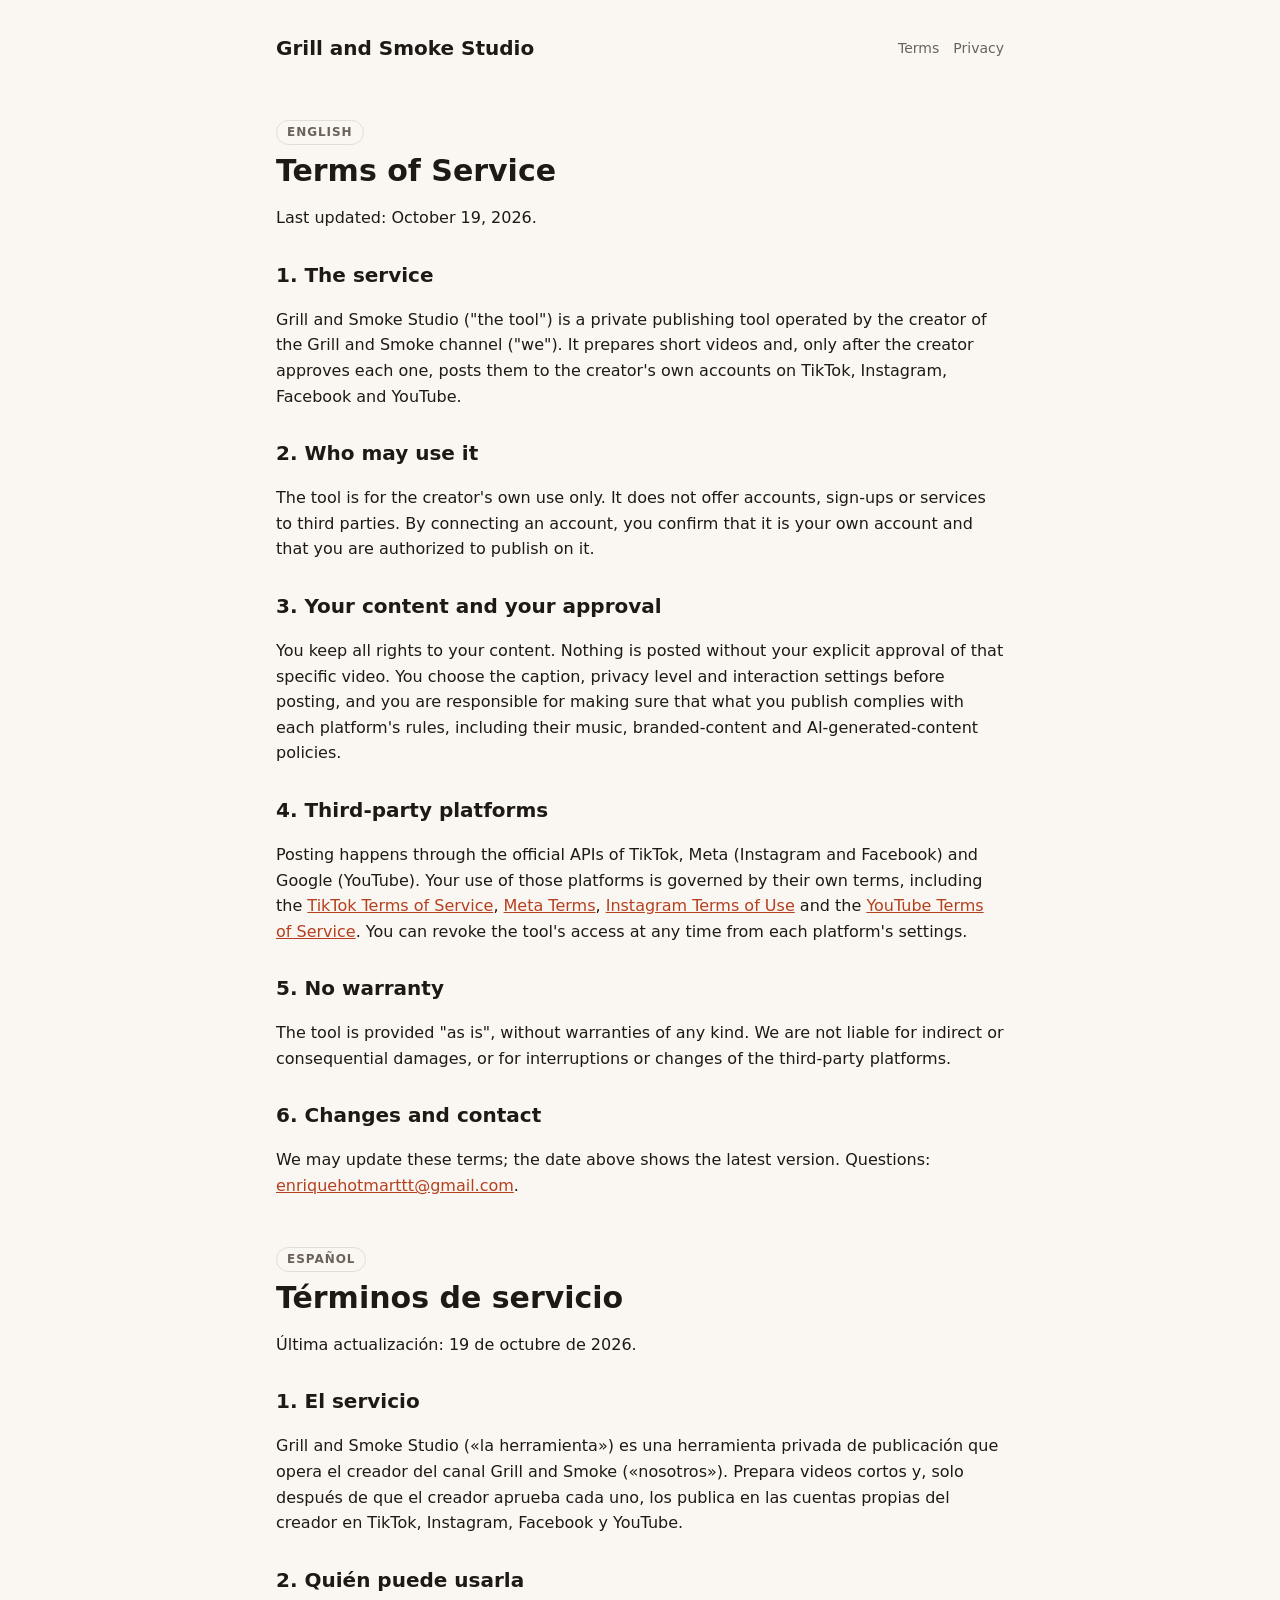
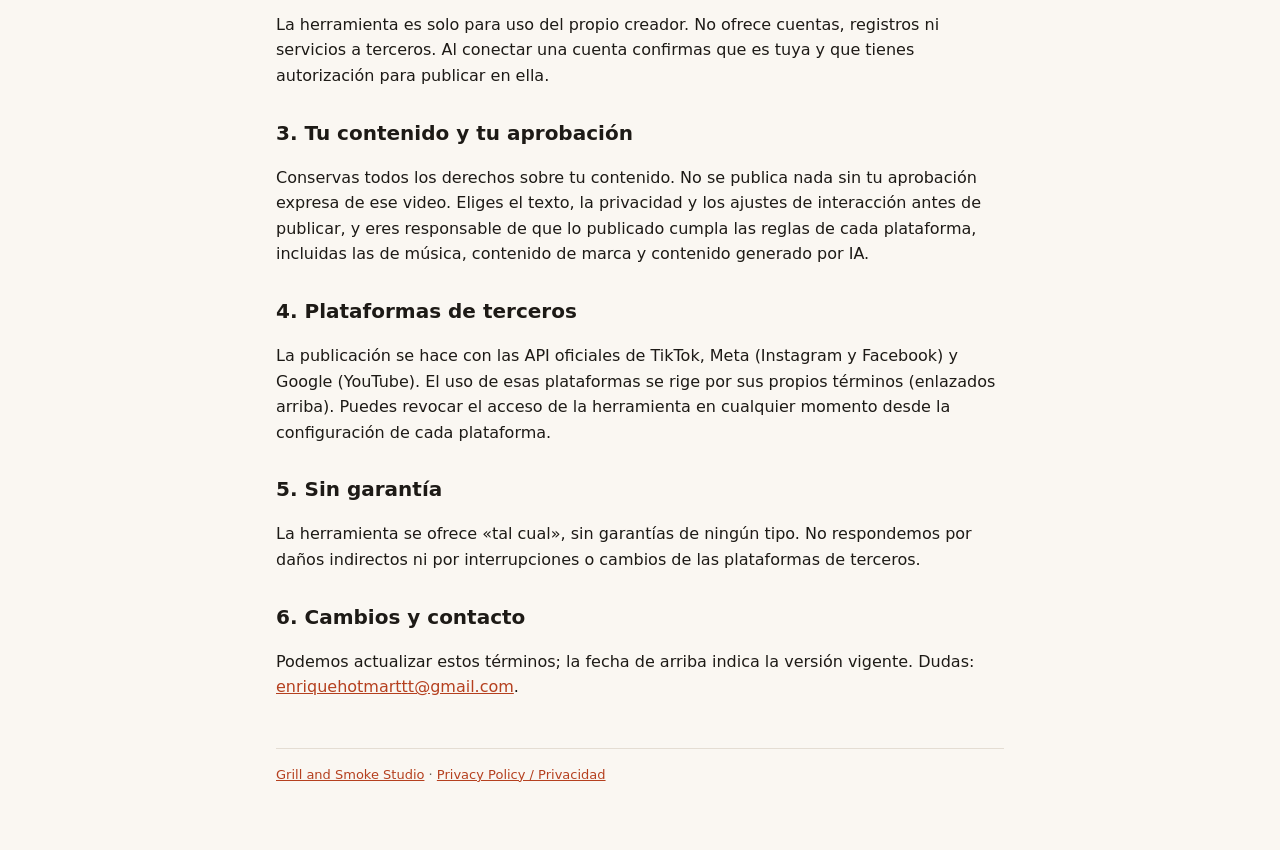
<file: terms.html>
<!doctype html>
<html lang="en">
<head>
<meta charset="utf-8">
<meta name="viewport" content="width=device-width, initial-scale=1">
<title>Terms of Service</title>
<meta name="description" content="Terms of Service of Grill and Smoke Studio.">
<link rel="stylesheet" href="estilo.css">
</head>
<body>
<main>
<header>
  <a class="marca" href="./">Grill and Smoke Studio</a>
  <nav><a href="terms.html">Terms</a><a href="privacy.html">Privacy</a></nav>
</header>

<span class="idioma">English</span>
<h1>Terms of Service</h1>
<p>Last updated: October 19, 2026.</p>
<h2>1. The service</h2>
<p>Grill and Smoke Studio ("the tool") is a private publishing tool operated by the creator of the
Grill and Smoke channel ("we"). It prepares short videos and, only after the creator approves each
one, posts them to the creator's own accounts on TikTok, Instagram, Facebook and YouTube.</p>
<h2>2. Who may use it</h2>
<p>The tool is for the creator's own use only. It does not offer accounts, sign-ups or services to
third parties. By connecting an account, you confirm that it is your own account and that you are
authorized to publish on it.</p>
<h2>3. Your content and your approval</h2>
<p>You keep all rights to your content. Nothing is posted without your explicit approval of that
specific video. You choose the caption, privacy level and interaction settings before posting, and
you are responsible for making sure that what you publish complies with each platform's rules,
including their music, branded-content and AI-generated-content policies.</p>
<h2>4. Third-party platforms</h2>
<p>Posting happens through the official APIs of TikTok, Meta (Instagram and Facebook) and Google
(YouTube). Your use of those platforms is governed by their own terms, including the
<a href="https://www.tiktok.com/legal/terms-of-service">TikTok Terms of Service</a>,
<a href="https://www.facebook.com/terms.php">Meta Terms</a>,
<a href="https://help.instagram.com/581066165581870">Instagram Terms of Use</a> and the
<a href="https://www.youtube.com/t/terms">YouTube Terms of Service</a>. You can revoke the tool's
access at any time from each platform's settings.</p>
<h2>5. No warranty</h2>
<p>The tool is provided "as is", without warranties of any kind. We are not liable for indirect or
consequential damages, or for interruptions or changes of the third-party platforms.</p>
<h2>6. Changes and contact</h2>
<p>We may update these terms; the date above shows the latest version. Questions:
<a href="mailto:enriquehotmarttt@gmail.com">enriquehotmarttt@gmail.com</a>.</p>

<span class="idioma">Español</span>
<h1>Términos de servicio</h1>
<p>Última actualización: 19 de octubre de 2026.</p>
<h2>1. El servicio</h2>
<p>Grill and Smoke Studio («la herramienta») es una herramienta privada de publicación que opera el
creador del canal Grill and Smoke («nosotros»). Prepara videos cortos y, solo después de que el
creador aprueba cada uno, los publica en las cuentas propias del creador en TikTok, Instagram,
Facebook y YouTube.</p>
<h2>2. Quién puede usarla</h2>
<p>La herramienta es solo para uso del propio creador. No ofrece cuentas, registros ni servicios a
terceros. Al conectar una cuenta confirmas que es tuya y que tienes autorización para publicar en ella.</p>
<h2>3. Tu contenido y tu aprobación</h2>
<p>Conservas todos los derechos sobre tu contenido. No se publica nada sin tu aprobación expresa de
ese video. Eliges el texto, la privacidad y los ajustes de interacción antes de publicar, y eres
responsable de que lo publicado cumpla las reglas de cada plataforma, incluidas las de música,
contenido de marca y contenido generado por IA.</p>
<h2>4. Plataformas de terceros</h2>
<p>La publicación se hace con las API oficiales de TikTok, Meta (Instagram y Facebook) y Google
(YouTube). El uso de esas plataformas se rige por sus propios términos (enlazados arriba). Puedes
revocar el acceso de la herramienta en cualquier momento desde la configuración de cada plataforma.</p>
<h2>5. Sin garantía</h2>
<p>La herramienta se ofrece «tal cual», sin garantías de ningún tipo. No respondemos por daños
indirectos ni por interrupciones o cambios de las plataformas de terceros.</p>
<h2>6. Cambios y contacto</h2>
<p>Podemos actualizar estos términos; la fecha de arriba indica la versión vigente. Dudas:
<a href="mailto:enriquehotmarttt@gmail.com">enriquehotmarttt@gmail.com</a>.</p>

<footer><a href="./">Grill and Smoke Studio</a> · <a href="privacy.html">Privacy Policy / Privacidad</a></footer>
</main>
</body>
</html>
</file>
<file: estilo.css>
:root{--fondo:#faf7f2;--texto:#1d1a16;--suave:#6b6259;--acento:#b5401f;--borde:#e4ddd3;--tarjeta:#fff}
@media (prefers-color-scheme:dark){:root{--fondo:#161412;--texto:#f1ece6;--suave:#a89f95;--acento:#ff7a4d;--borde:#332e29;--tarjeta:#1f1c19}}
*{box-sizing:border-box}
body{margin:0;background:var(--fondo);color:var(--texto);font:16px/1.6 system-ui,-apple-system,"Segoe UI",Roboto,sans-serif}
main{max-width:760px;margin:0 auto;padding:32px 16px 64px}
header{display:flex;justify-content:space-between;align-items:center;gap:12px;flex-wrap:wrap;margin-bottom:24px}
header a.marca{font-weight:800;font-size:20px;color:var(--texto);text-decoration:none}
nav a{color:var(--suave);margin-left:14px;text-decoration:none;font-size:14px}
nav a:hover{color:var(--acento)}
h1{font-size:30px;line-height:1.2;margin:8px 0 12px}
h2{font-size:20px;margin:28px 0 8px}
a{color:var(--acento)}
.idioma{display:inline-block;font-size:12px;font-weight:700;letter-spacing:.08em;text-transform:uppercase;color:var(--suave);border:1px solid var(--borde);border-radius:999px;padding:2px 10px;margin-top:32px}
.tarjeta{background:var(--tarjeta);border:1px solid var(--borde);border-radius:14px;padding:20px}
footer{margin-top:48px;color:var(--suave);font-size:13px;border-top:1px solid var(--borde);padding-top:16px}
code{background:var(--tarjeta);border:1px solid var(--borde);border-radius:6px;padding:1px 6px;word-break:break-all}
</file>
